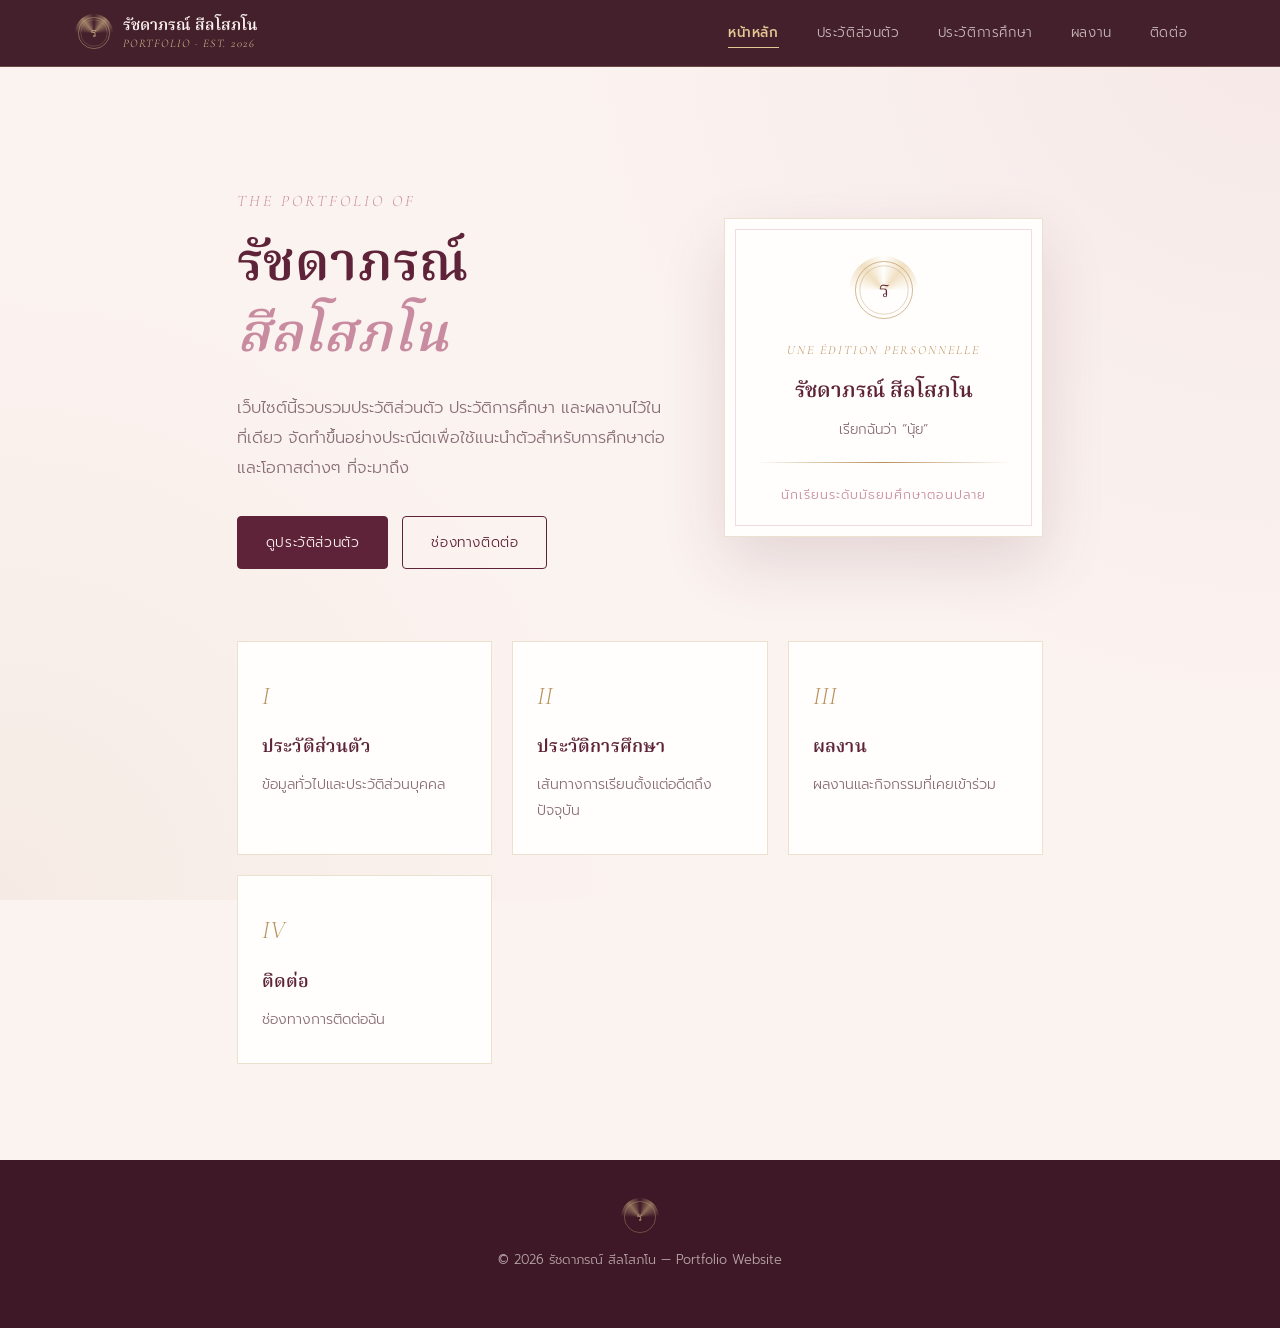
<file: index.html>
<!DOCTYPE html>
<html lang="th">
<head>
<meta charset="UTF-8">
<meta name="viewport" content="width=device-width, initial-scale=1.0">
<title>Portfolio ของ รัชดาภรณ์ สีลโสภโน</title>
<link rel="stylesheet" href="style.css">
</head>
<body>

<nav class="topnav">
  <div class="brand">
    <span class="crest brand-crest">
      <svg viewBox="0 0 100 100" width="34" height="34" aria-hidden="true">
        <circle cx="50" cy="50" r="46" fill="none" stroke="var(--gold-light)" stroke-width="1.2"/>
        <circle cx="50" cy="50" r="39" fill="none" stroke="var(--gold-light)" stroke-width="0.6"/>
        <text x="50" y="61" text-anchor="middle" font-family="'Noto Serif Thai', serif" font-size="36" fill="var(--gold-light)">ร</text>
      </svg>
    </span>
    <span class="brand-text">
      <span class="brand-name">รัชดาภรณ์ สีลโสภโน</span>
      <span class="brand-sub">Portfolio · Est. 2026</span>
    </span>
  </div>
  <button class="nav-toggle" aria-label="เปิดเมนู">&#9776;</button>
  <ul class="navlinks">
    <li><a href="index.html" aria-current="page">หน้าหลัก</a></li>
    <li><a href="personal.html">ประวัติส่วนตัว</a></li>
    <li><a href="education.html">ประวัติการศึกษา</a></li>
    <li><a href="activities.html">ผลงาน</a></li>
    <li><a href="contact.html">ติดต่อ</a></li>
  </ul>
</nav>

<main>
  <section class="hero">
    <div>
      <span class="hero-eyebrow reveal">The Portfolio of</span>
      <h1 class="reveal" style="animation-delay:.08s">รัชดาภรณ์<br><span class="accent">สีลโสภโน</span></h1>
      <p class="lede reveal" style="animation-delay:.16s">
        เว็บไซต์นี้รวบรวมประวัติส่วนตัว ประวัติการศึกษา และผลงานไว้ในที่เดียว
        จัดทำขึ้นอย่างประณีตเพื่อใช้แนะนำตัวสำหรับการศึกษาต่อและโอกาสต่างๆ ที่จะมาถึง
      </p>
      <div class="hero-cta reveal" style="animation-delay:.24s">
        <a href="personal.html" class="btn btn-solid">ดูประวัติส่วนตัว</a>
        <a href="contact.html" class="btn btn-ghost">ช่องทางติดต่อ</a>
      </div>
    </div>

    <div class="nameplate reveal" style="animation-delay:.3s">
      <span class="crest" style="width:62px;height:62px;">
        <svg viewBox="0 0 100 100" width="62" height="62" aria-hidden="true">
          <circle cx="50" cy="50" r="46" fill="none" stroke="var(--gold)" stroke-width="1"/>
          <circle cx="50" cy="50" r="39" fill="none" stroke="var(--gold)" stroke-width="0.6"/>
          <text x="50" y="61" text-anchor="middle" font-family="'Noto Serif Thai', serif" font-size="36" fill="var(--wine)">ร</text>
        </svg>
      </span>
      <div class="np-caption">une édition personnelle</div>
      <div class="np-name">รัชดาภรณ์ สีลโสภโน</div>
      <div class="np-nick">เรียกฉันว่า “นุ้ย”</div>
      <hr>
      <div class="np-role">นักเรียนระดับมัธยมศึกษาตอนปลาย</div>
    </div>
  </section>

  <section>
    <div class="grid-links">
      <a class="link-card" href="personal.html">
        <span class="numeral">I</span>
        <h3>ประวัติส่วนตัว</h3>
        <p>ข้อมูลทั่วไปและประวัติส่วนบุคคล</p>
      </a>
      <a class="link-card" href="education.html">
        <span class="numeral">II</span>
        <h3>ประวัติการศึกษา</h3>
        <p>เส้นทางการเรียนตั้งแต่อดีตถึงปัจจุบัน</p>
      </a>
      <a class="link-card" href="activities.html">
        <span class="numeral">III</span>
        <h3>ผลงาน</h3>
        <p>ผลงานและกิจกรรมที่เคยเข้าร่วม</p>
      </a>
      <a class="link-card" href="contact.html">
        <span class="numeral">IV</span>
        <h3>ติดต่อ</h3>
        <p>ช่องทางการติดต่อฉัน</p>
      </a>
    </div>
  </section>
</main>

<footer>
  <span class="crest">
    <svg viewBox="0 0 100 100" width="34" height="34" aria-hidden="true">
      <circle cx="50" cy="50" r="46" fill="none" stroke="var(--gold-light)" stroke-width="1"/>
      <text x="50" y="61" text-anchor="middle" font-family="'Noto Serif Thai', serif" font-size="34" fill="var(--gold-light)">ร</text>
    </svg>
  </span>
  &copy; 2026 รัชดาภรณ์ สีลโสภโน — Portfolio Website
</footer>

<script src="script.js"></script>
</body>
</html>
</file>
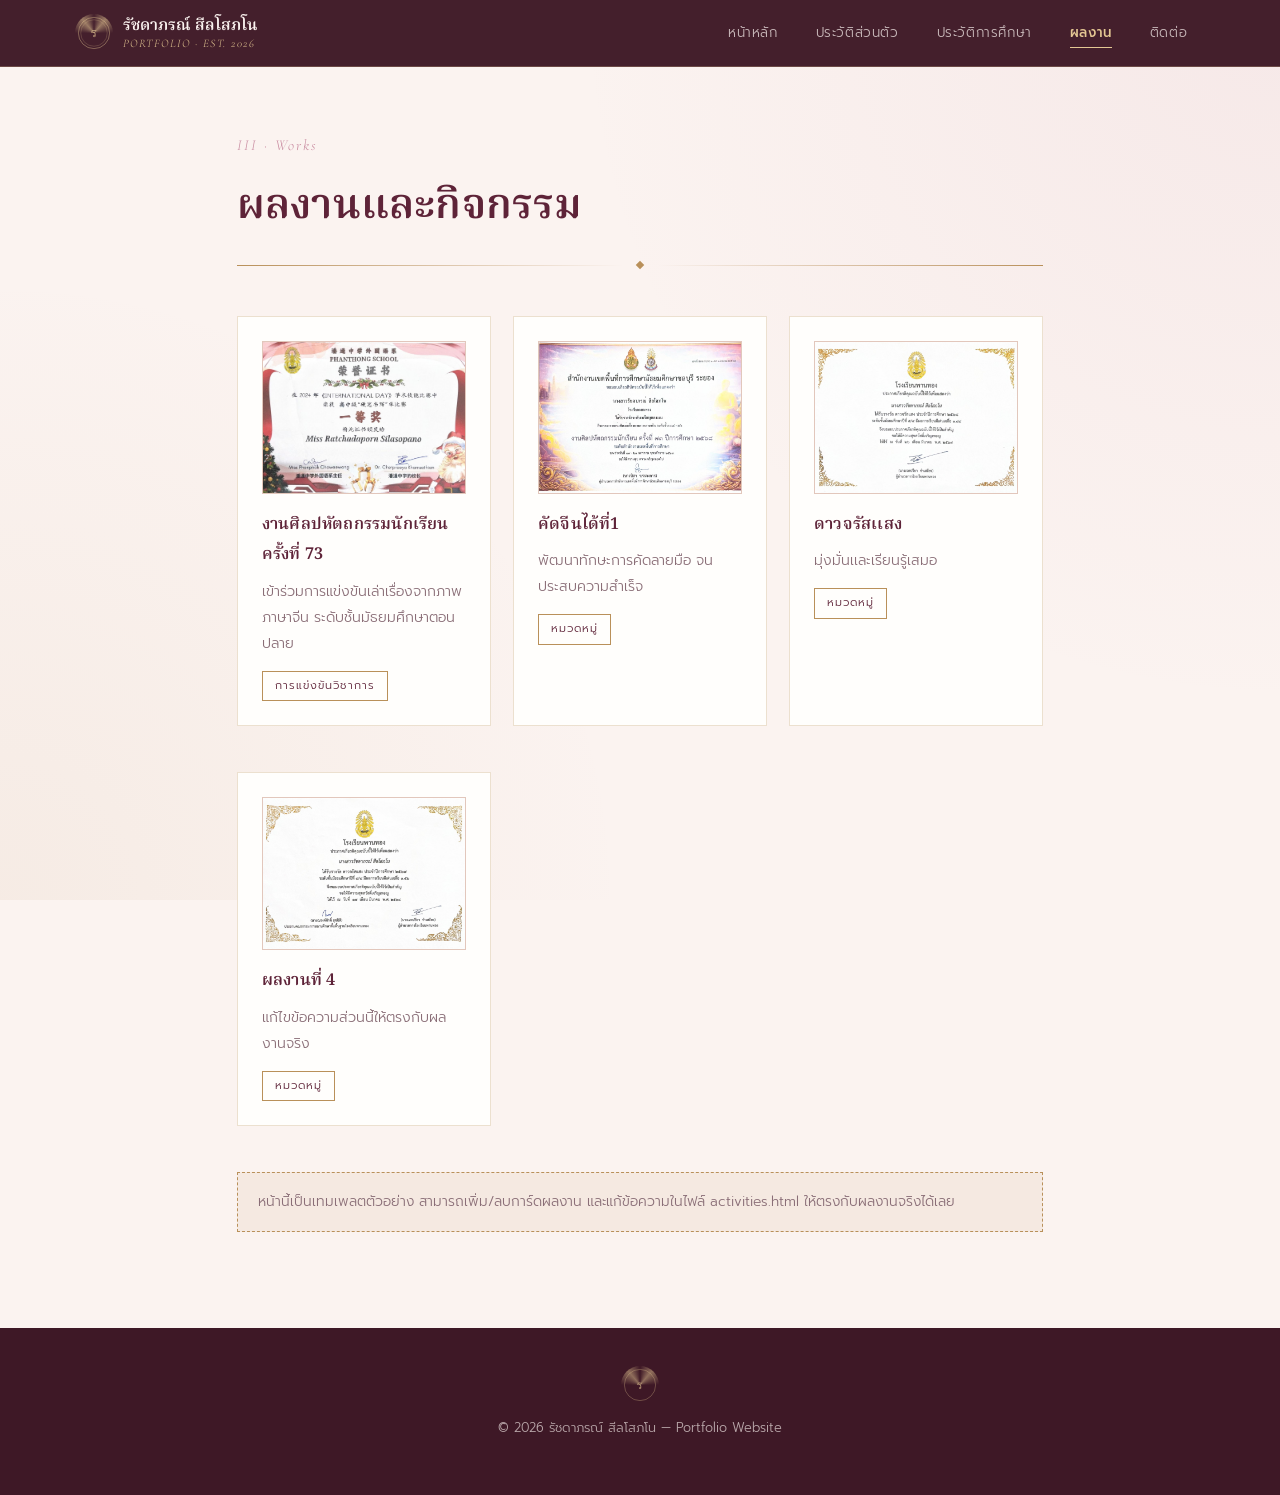
<file: activities.html>
<!DOCTYPE html>
<html lang="th">
<head>
<meta charset="UTF-8">
<meta name="viewport" content="width=device-width, initial-scale=1.0">
<title>ผลงาน | รัชดาภรณ์ สีลโสภโน</title>
<link rel="stylesheet" href="style.css">
</head>
<body>

<nav class="topnav">
  <div class="brand">
    <span class="crest brand-crest">
      <svg viewBox="0 0 100 100" width="34" height="34" aria-hidden="true">
        <circle cx="50" cy="50" r="46" fill="none" stroke="var(--gold-light)" stroke-width="1.2"/>
        <circle cx="50" cy="50" r="39" fill="none" stroke="var(--gold-light)" stroke-width="0.6"/>
        <text x="50" y="61" text-anchor="middle" font-family="'Noto Serif Thai', serif" font-size="36" fill="var(--gold-light)">ร</text>
      </svg>
    </span>
    <span class="brand-text">
      <span class="brand-name">รัชดาภรณ์ สีลโสภโน</span>
      <span class="brand-sub">Portfolio · Est. 2026</span>
    </span>
  </div>
  <button class="nav-toggle" aria-label="เปิดเมนู">&#9776;</button>
  <ul class="navlinks">
    <li><a href="index.html">หน้าหลัก</a></li>
    <li><a href="personal.html">ประวัติส่วนตัว</a></li>
    <li><a href="education.html">ประวัติการศึกษา</a></li>
    <li><a href="activities.html" aria-current="page">ผลงาน</a></li>
    <li><a href="contact.html">ติดต่อ</a></li>
  </ul>
</nav>

<main>
  <header class="page-header">
    <span class="eyebrow">III · Works</span>
    <h1>ผลงานและกิจกรรม</h1>
    <div class="rule"><span></span></div>
  </header>

  <div class="work-grid">
    <!-- คัดลอกบล็อก .work-card ทั้งก้อนเพื่อเพิ่มผลงานใหม่ -->

    <div class="card work-card">
      <div class="thumb">
        <img src="images/ผลงาน 1.jpg" alt="งานศิลปหัตถกรรมนักเรียน ครั้งที่ 73">
      </div>
      <h3>งานศิลปหัตถกรรมนักเรียน ครั้งที่ 73</h3>
      <p>เข้าร่วมการแข่งขันเล่าเรื่องจากภาพภาษาจีน ระดับชั้นมัธยมศึกษาตอนปลาย</p>
      <span class="tag">การแข่งขันวิชาการ</span>
    </div>

    <div class="card work-card">
      <div class="thumb">
        <img src="images/ผลงาน 2.jpg" alt="คัดจีนได้ที่1">
      </div>
      <h3>คัดจีนได้ที่1</h3>
      <p>พัฒนาทักษะการคัดลายมือ จนประสบความสำเร็จ</p>
      <span class="tag">หมวดหมู่</span>
    </div>

    <div class="card work-card">
      <div class="thumb">
        <img src="images/ผลงาน 3.jpg" alt="ดาวจรัสแสง">
      </div>
      <h3>ดาวจรัสเเสง</h3>
      <p>มุ่งมั่นเเละเรียนรู้เสมอ</p>
      <span class="tag">หมวดหมู่</span>
    </div>

    <div class="card work-card">
      <div class="thumb">
        <img src="images/ผลงาน 4.jpg" alt="ผลงานที่ 4">
      </div>
      <h3>ผลงานที่ 4</h3>
      <p>แก้ไขข้อความส่วนนี้ให้ตรงกับผลงานจริง</p>
      <span class="tag">หมวดหมู่</span>
    </div>

  </div>

  <div class="note" style="margin-top:22px;">
    หน้านี้เป็นเทมเพลตตัวอย่าง สามารถเพิ่ม/ลบการ์ดผลงาน และแก้ข้อความในไฟล์ activities.html ให้ตรงกับผลงานจริงได้เลย
  </div>
</main>

<footer>
  <span class="crest">
    <svg viewBox="0 0 100 100" width="34" height="34" aria-hidden="true">
      <circle cx="50" cy="50" r="46" fill="none" stroke="var(--gold-light)" stroke-width="1"/>
      <text x="50" y="61" text-anchor="middle" font-family="'Noto Serif Thai', serif" font-size="34" fill="var(--gold-light)">ร</text>
    </svg>
  </span>
  &copy; 2026 รัชดาภรณ์ สีลโสภโน — Portfolio Website
</footer>

<script src="script.js"></script>
</body>
</html>
</file>
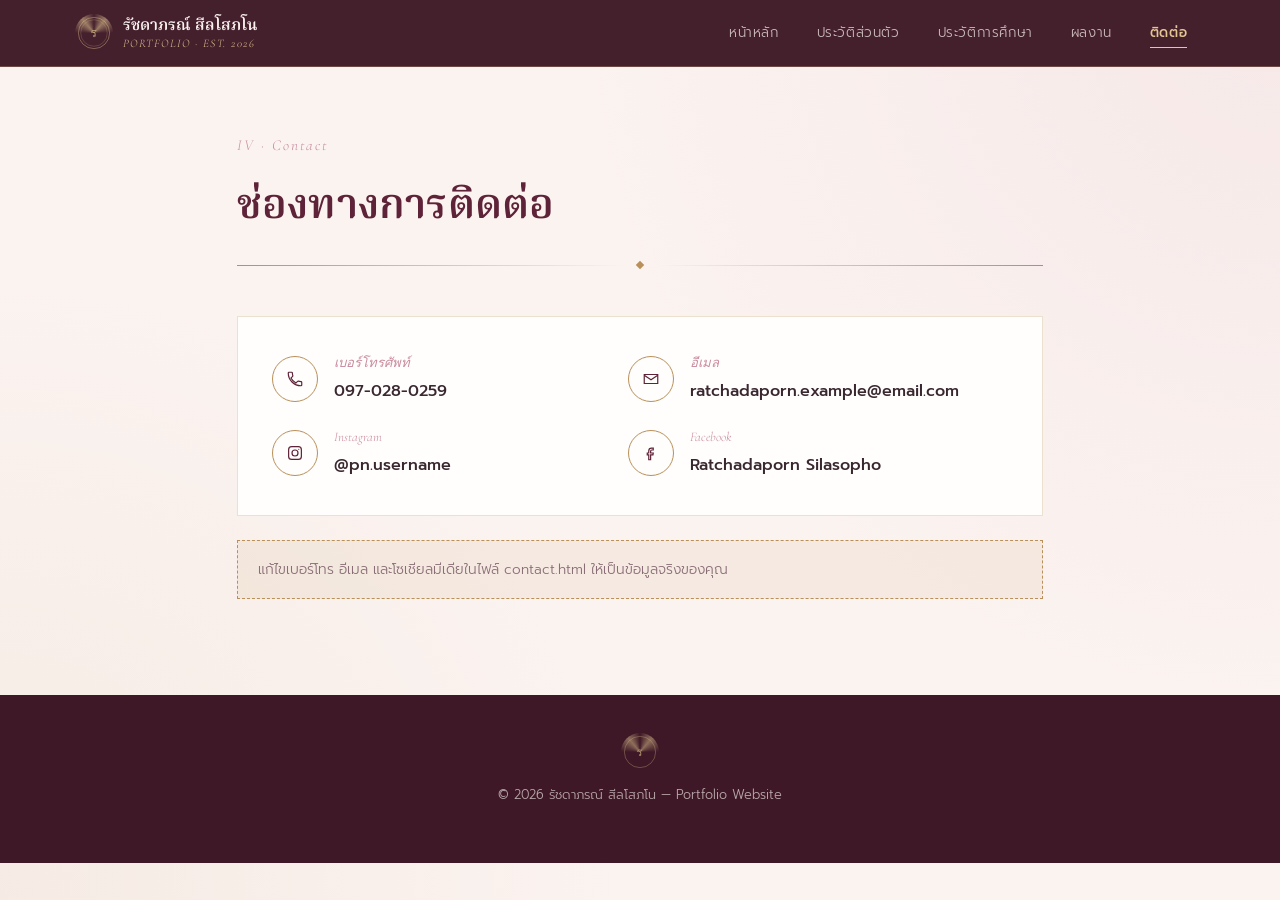
<file: contact.html>
<!DOCTYPE html>
<html lang="th">
<head>
<meta charset="UTF-8">
<meta name="viewport" content="width=device-width, initial-scale=1.0">
<title>ช่องทางการติดต่อ | รัชดาภรณ์ สีลโสภโน</title>
<link rel="stylesheet" href="style.css">
</head>
<body>

<nav class="topnav">
  <div class="brand">
    <span class="crest brand-crest">
      <svg viewBox="0 0 100 100" width="34" height="34" aria-hidden="true">
        <circle cx="50" cy="50" r="46" fill="none" stroke="var(--gold-light)" stroke-width="1.2"/>
        <circle cx="50" cy="50" r="39" fill="none" stroke="var(--gold-light)" stroke-width="0.6"/>
        <text x="50" y="61" text-anchor="middle" font-family="'Noto Serif Thai', serif" font-size="36" fill="var(--gold-light)">ร</text>
      </svg>
    </span>
    <span class="brand-text">
      <span class="brand-name">รัชดาภรณ์ สีลโสภโน</span>
      <span class="brand-sub">Portfolio · Est. 2026</span>
    </span>
  </div>
  <button class="nav-toggle" aria-label="เปิดเมนู">&#9776;</button>
  <ul class="navlinks">
    <li><a href="index.html">หน้าหลัก</a></li>
    <li><a href="personal.html">ประวัติส่วนตัว</a></li>
    <li><a href="education.html">ประวัติการศึกษา</a></li>
    <li><a href="activities.html">ผลงาน</a></li>
    <li><a href="contact.html" aria-current="page">ติดต่อ</a></li>
  </ul>
</nav>

<main>
  <header class="page-header">
    <span class="eyebrow">IV · Contact</span>
    <h1>ช่องทางการติดต่อ</h1>
    <div class="rule"><span></span></div>
  </header>

  <div class="card">
    <div class="contact-grid">
      <div class="contact-item">
        <span class="contact-icon" aria-hidden="true">
          <svg viewBox="0 0 24 24" fill="none" stroke="currentColor" stroke-width="1.6"><path d="M6.6 10.8c1.4 2.8 3.8 5.1 6.6 6.6l2.2-2.2c.3-.3.7-.4 1-.3 1.1.4 2.3.6 3.6.6.6 0 1 .4 1 1V20c0 .6-.4 1-1 1C10.6 21 3 13.4 3 4c0-.6.4-1 1-1h3.5c.6 0 1 .4 1 1 0 1.3.2 2.5.6 3.6.1.4 0 .8-.3 1z"/></svg>
        </span>
        <div>
          <div class="label">เบอร์โทรศัพท์</div>
          <!-- แก้เป็นเบอร์โทรจริงของคุณ -->
          <div class="value">097-028-0259</div>
        </div>
      </div>

      <div class="contact-item">
        <span class="contact-icon" aria-hidden="true">
          <svg viewBox="0 0 24 24" fill="none" stroke="currentColor" stroke-width="1.6"><path d="M3 6h18v12H3z"/><path d="M3 7l9 6 9-6"/></svg>
        </span>
        <div>
          <div class="label">อีเมล</div>
          <!-- แก้เป็นอีเมลจริงของคุณ -->
          <div class="value">ratchadaporn.example@email.com</div>
        </div>
      </div>

      <div class="contact-item">
        <span class="contact-icon" aria-hidden="true">
          <svg viewBox="0 0 24 24" fill="none" stroke="currentColor" stroke-width="1.6"><rect x="3.5" y="3.5" width="17" height="17" rx="4"/><circle cx="12" cy="12" r="4"/><circle cx="17" cy="7" r="0.8" fill="currentColor" stroke="none"/></svg>
        </span>
        <div>
          <div class="label">Instagram</div>
          <!-- แก้เป็นชื่อบัญชีจริงของคุณ -->
          <div class="value">@pn.username</div>
        </div>
      </div>

      <div class="contact-item">
        <span class="contact-icon" aria-hidden="true">
          <svg viewBox="0 0 24 24" fill="none" stroke="currentColor" stroke-width="1.6"><path d="M15 8h-2c-.8 0-1.5.7-1.5 1.5V12H15l-.4 2.5H11.5V21H9v-6.5H7V12h2V9.2C9 7 10.5 5.5 12.7 5.5H15z"/></svg>
        </span>
        <div>
          <div class="label">Facebook</div>
          <!-- แก้เป็นชื่อบัญชีจริงของคุณ -->
          <div class="value">Ratchadaporn Silasopho</div>
        </div>
      </div>
    </div>
  </div>

  <div class="note">
    แก้ไขเบอร์โทร อีเมล และโซเชียลมีเดียในไฟล์ contact.html ให้เป็นข้อมูลจริงของคุณ
  </div>
</main>

<footer>
  <span class="crest">
    <svg viewBox="0 0 100 100" width="34" height="34" aria-hidden="true">
      <circle cx="50" cy="50" r="46" fill="none" stroke="var(--gold-light)" stroke-width="1"/>
      <text x="50" y="61" text-anchor="middle" font-family="'Noto Serif Thai', serif" font-size="34" fill="var(--gold-light)">ร</text>
    </svg>
  </span>
  &copy; 2026 รัชดาภรณ์ สีลโสภโน — Portfolio Website
</footer>

<script src="script.js"></script>
</body>
</html>
</file>
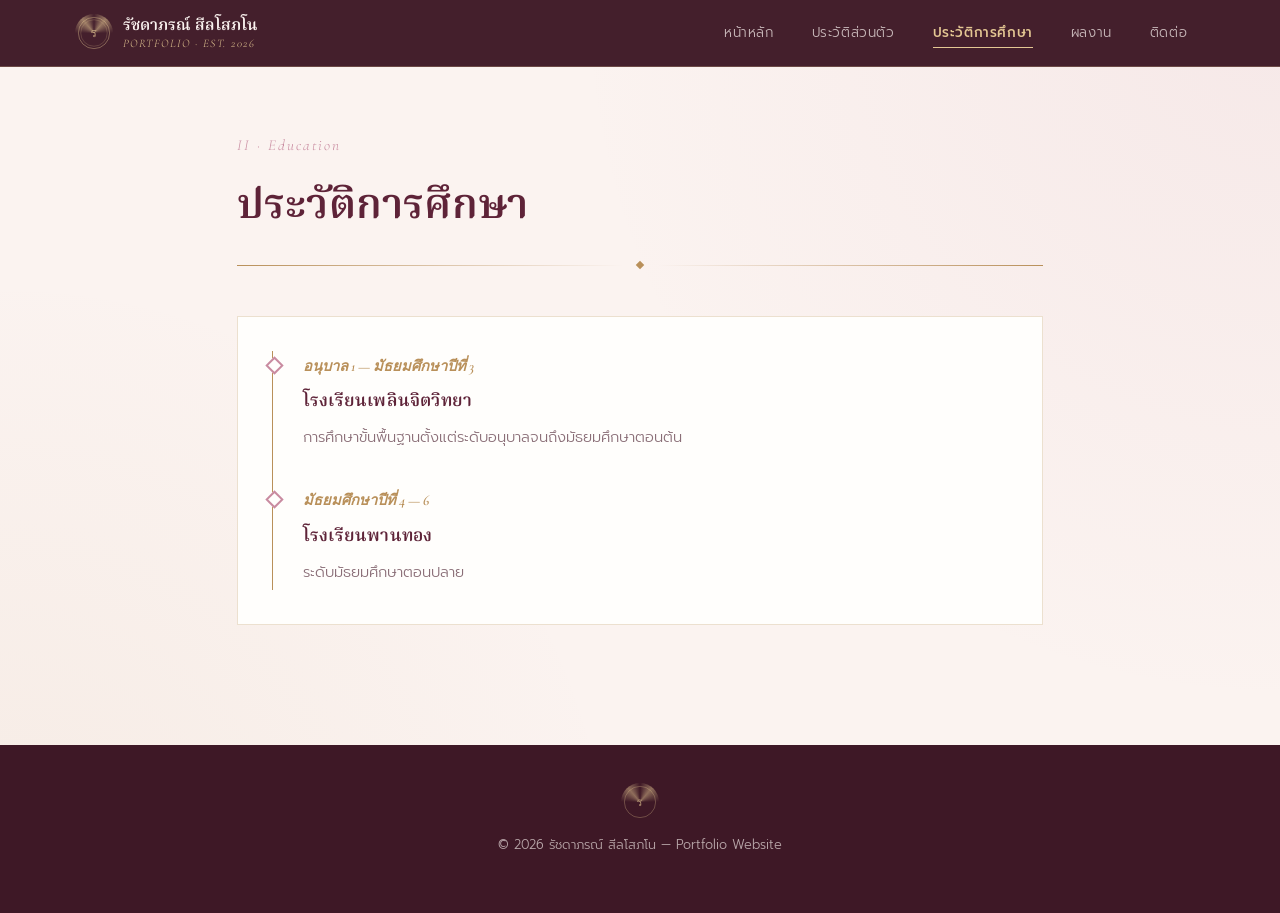
<file: education.html>
<!DOCTYPE html>
<html lang="th">
<head>
<meta charset="UTF-8">
<meta name="viewport" content="width=device-width, initial-scale=1.0">
<title>ประวัติการศึกษา | รัชดาภรณ์ สีลโสภโน</title>
<link rel="stylesheet" href="style.css">
</head>
<body>

<nav class="topnav">
  <div class="brand">
    <span class="crest brand-crest">
      <svg viewBox="0 0 100 100" width="34" height="34" aria-hidden="true">
        <circle cx="50" cy="50" r="46" fill="none" stroke="var(--gold-light)" stroke-width="1.2"/>
        <circle cx="50" cy="50" r="39" fill="none" stroke="var(--gold-light)" stroke-width="0.6"/>
        <text x="50" y="61" text-anchor="middle" font-family="'Noto Serif Thai', serif" font-size="36" fill="var(--gold-light)">ร</text>
      </svg>
    </span>
    <span class="brand-text">
      <span class="brand-name">รัชดาภรณ์ สีลโสภโน</span>
      <span class="brand-sub">Portfolio · Est. 2026</span>
    </span>
  </div>
  <button class="nav-toggle" aria-label="เปิดเมนู">&#9776;</button>
  <ul class="navlinks">
    <li><a href="index.html">หน้าหลัก</a></li>
    <li><a href="personal.html">ประวัติส่วนตัว</a></li>
    <li><a href="education.html" aria-current="page">ประวัติการศึกษา</a></li>
    <li><a href="activities.html">ผลงาน</a></li>
    <li><a href="contact.html">ติดต่อ</a></li>
  </ul>
</nav>

<main>
  <header class="page-header">
    <span class="eyebrow">II · Education</span>
    <h1>ประวัติการศึกษา</h1>
    <div class="rule"><span></span></div>
  </header>

  <div class="card">
    <!-- แก้ปี ชื่อโรงเรียน และรายละเอียดในแต่ละ <li> ให้ตรงกับของจริง -->
    <ul class="chapters">
      <li>
        <span class="era">อนุบาล 1 — มัธยมศึกษาปีที่ 3</span>
        <h3>โรงเรียนเพลินจิตวิทยา</h3>
        <p>การศึกษาขั้นพื้นฐานตั้งแต่ระดับอนุบาลจนถึงมัธยมศึกษาตอนต้น</p>
      </li>
      <li>
        <span class="era">มัธยมศึกษาปีที่ 4 — 6</span>
        <h3>โรงเรียนพานทอง</h3>
        <p>ระดับมัธยมศึกษาตอนปลาย</p>
      </li>
    </ul>
  </div>
</main>

<footer>
  <span class="crest">
    <svg viewBox="0 0 100 100" width="34" height="34" aria-hidden="true">
      <circle cx="50" cy="50" r="46" fill="none" stroke="var(--gold-light)" stroke-width="1"/>
      <text x="50" y="61" text-anchor="middle" font-family="'Noto Serif Thai', serif" font-size="34" fill="var(--gold-light)">ร</text>
    </svg>
  </span>
  &copy; 2026 รัชดาภรณ์ สีลโสภโน — Portfolio Website
</footer>

<script src="script.js"></script>
</body>
</html>
</file>
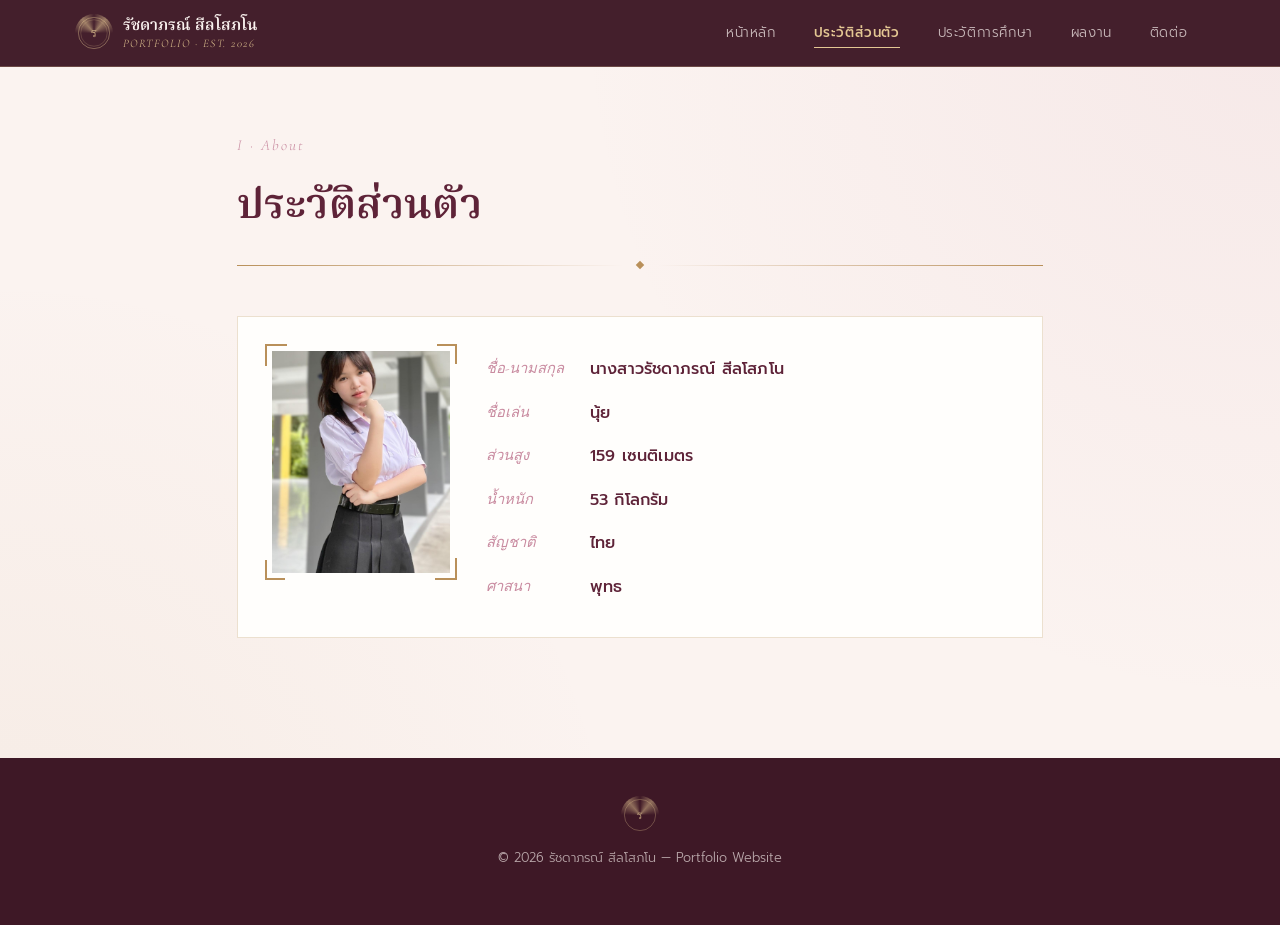
<file: personal.html>
<!DOCTYPE html>
<html lang="th">
<head>
<meta charset="UTF-8">
<meta name="viewport" content="width=device-width, initial-scale=1.0">
<title>ประวัติส่วนตัว | รัชดาภรณ์ สีลโสภโน</title>
<link rel="stylesheet" href="style.css">
</head>
<body>

<nav class="topnav">
  <div class="brand">
    <span class="crest brand-crest">
      <svg viewBox="0 0 100 100" width="34" height="34" aria-hidden="true">
        <circle cx="50" cy="50" r="46" fill="none" stroke="var(--gold-light)" stroke-width="1.2"/>
        <circle cx="50" cy="50" r="39" fill="none" stroke="var(--gold-light)" stroke-width="0.6"/>
        <text x="50" y="61" text-anchor="middle" font-family="'Noto Serif Thai', serif" font-size="36" fill="var(--gold-light)">ร</text>
      </svg>
    </span>
    <span class="brand-text">
      <span class="brand-name">รัชดาภรณ์ สีลโสภโน</span>
      <span class="brand-sub">Portfolio · Est. 2026</span>
    </span>
  </div>
  <button class="nav-toggle" aria-label="เปิดเมนู">&#9776;</button>
  <ul class="navlinks">
    <li><a href="index.html">หน้าหลัก</a></li>
    <li><a href="personal.html" aria-current="page">ประวัติส่วนตัว</a></li>
    <li><a href="education.html">ประวัติการศึกษา</a></li>
    <li><a href="activities.html">ผลงาน</a></li>
    <li><a href="contact.html">ติดต่อ</a></li>
  </ul>
</nav>

<main>
  <header class="page-header">
    <span class="eyebrow">I · About</span>
    <h1>ประวัติส่วนตัว</h1>
    <div class="rule"><span></span></div>
  </header>

  <div class="card">
    <div class="profile-block">
      <!-- รูปโปรไฟล์: เปลี่ยนไฟล์ในโฟลเดอร์ images/ แล้วแก้ src ด้านล่างได้เลย -->
      <div class="frame">
        <span class="fc1"></span><span class="fc2"></span>
        <img src="images/รัชดาภรณ์.png" alt="รูปรัชดาภรณ์ สีลโสภโน">
      </div>

      <dl class="info-list">
        <dt>ชื่อ-นามสกุล</dt><dd>นางสาวรัชดาภรณ์ สีลโสภโน</dd>
        <dt>ชื่อเล่น</dt><dd>นุ้ย</dd>
        <dt>ส่วนสูง</dt><dd>159 เซนติเมตร</dd>
        <dt>น้ำหนัก</dt><dd>53 กิโลกรัม</dd>
        <dt>สัญชาติ</dt><dd>ไทย</dd>
        <dt>ศาสนา</dt><dd>พุทธ</dd>
      </dl>
    </div>
  </div>
</main>

<footer>
  <span class="crest">
    <svg viewBox="0 0 100 100" width="34" height="34" aria-hidden="true">
      <circle cx="50" cy="50" r="46" fill="none" stroke="var(--gold-light)" stroke-width="1"/>
      <text x="50" y="61" text-anchor="middle" font-family="'Noto Serif Thai', serif" font-size="34" fill="var(--gold-light)">ร</text>
    </svg>
  </span>
  &copy; 2026 รัชดาภรณ์ สีลโสภโน — Portfolio Website
</footer>

<script src="script.js"></script>
</body>
</html>
</file>
<file: style.css>
@import url('https://fonts.googleapis.com/css2?family=Noto+Serif+Thai:wght@400;500;600;700&family=Prompt:wght@200;300;400;500;600&family=Cormorant+Garamond:ital@0;1&display=swap');

/* ==========================================================================
   รัชดาภรณ์ สีลโสภโน — Portfolio
   Direction: จริงจัง หรูหรา มินิมอล โทนชมพูเจ้าหญิง (blush / wine / antique gold)
   ========================================================================== */

:root {
  --blush:      #FBF3F0;   /* พื้นหลังหลัก ไอวอรี่อมชมพู */
  --paper:      #FFFEFC;   /* พื้นผิวการ์ด */
  --rose:       #C98BA0;   /* ชมพูฝุ่น — accent รอง */
  --rose-soft:  #F1DCE2;   /* ชมพูอ่อนมาก — เส้นขอบ/พื้นรอง */
  --wine:       #5E2338;   /* ไวน์เข้ม — หัวเรื่อง/ปุ่มหลัก */
  --wine-deep:  #3E1826;   /* ไวน์เข้มสุด — nav / footer */
  --gold:       #B9905A;   /* ทองโบราณ — เส้นบาง/กรอบ */
  --gold-light: #E4C793;   /* ทองอ่อน — ไฮไลต์ */
  --ink:        #3A2830;   /* ตัวอักษรหลัก */
  --ink-soft:   #8A6E77;   /* ตัวอักษรรอง */
  --line:       rgba(185, 144, 90, 0.28);
  --shadow:     rgba(94, 35, 56, 0.14);
  --radius:     4px;
  --radius-lg:  2px;
  --ease:       cubic-bezier(0.22, 1, 0.36, 1);
}

* { box-sizing: border-box; }

html { scroll-behavior: smooth; }

body {
  margin: 0;
  background: var(--blush);
  background-image:
    radial-gradient(circle at 100% 0%, rgba(201, 139, 160, 0.10), transparent 45%),
    radial-gradient(circle at 0% 100%, rgba(185, 144, 90, 0.08), transparent 40%);
  background-attachment: fixed;
  color: var(--ink);
  font-family: 'Prompt', sans-serif;
  font-weight: 300;
  font-size: 16px;
  line-height: 1.85;
  -webkit-font-smoothing: antialiased;
}

h1, h2, h3, .display {
  font-family: 'Noto Serif Thai', serif;
  font-weight: 600;
  color: var(--wine);
  margin: 0;
  letter-spacing: 0.2px;
}

a { color: inherit; text-decoration: none; }

::selection { background: var(--rose); color: #fff; }

/* ---------- utility: reveal-on-load ---------- */
.reveal {
  opacity: 0;
  transform: translateY(14px);
  animation: revealUp 0.9s var(--ease) forwards;
}
@keyframes revealUp {
  to { opacity: 1; transform: translateY(0); }
}

/* ---------- Crest — the signature mark ---------- */
.crest {
  position: relative;
  display: inline-flex;
  align-items: center;
  justify-content: center;
  flex-shrink: 0;
}

.crest svg { position: relative; z-index: 2; display: block; }

.crest::before {
  content: '';
  position: absolute;
  inset: -6%;
  border-radius: 50%;
  background: conic-gradient(from 0deg, transparent 0deg, var(--gold-light) 40deg, transparent 90deg, transparent 270deg, var(--gold-light) 320deg, transparent 360deg);
  animation: crestSweep 7s linear infinite;
  opacity: 0.55;
  z-index: 1;
}

@keyframes crestSweep {
  to { transform: rotate(360deg); }
}

/* ---------- Top navigation ---------- */
.topnav {
  position: sticky;
  top: 0;
  z-index: 60;
  display: flex;
  align-items: center;
  justify-content: space-between;
  padding: 16px 6vw;
  background: rgba(62, 24, 38, 0.97);
  backdrop-filter: blur(6px);
  border-bottom: 1px solid rgba(228, 199, 147, 0.25);
}

.brand {
  display: flex;
  align-items: center;
  gap: 12px;
  color: #F6E9EC;
}

.brand-crest { width: 34px; height: 34px; }

.brand-text { display: flex; flex-direction: column; line-height: 1.25; }
.brand-name  { font-family: 'Noto Serif Thai', serif; font-size: 0.98rem; font-weight: 600; color: #FBF3F0; }
.brand-sub   { font-family: 'Cormorant Garamond', serif; font-style: italic; font-size: 0.72rem; letter-spacing: 1.5px; color: var(--gold-light); text-transform: uppercase; }

.navlinks {
  display: flex;
  gap: 6px;
  list-style: none;
  margin: 0;
  padding: 0;
}

.navlinks a {
  position: relative;
  padding: 8px 16px;
  font-size: 0.83rem;
  letter-spacing: 0.6px;
  color: rgba(251, 243, 240, 0.72);
  transition: color 0.25s var(--ease);
}

.navlinks a::after {
  content: '';
  position: absolute;
  left: 16px;
  right: 16px;
  bottom: 3px;
  height: 1px;
  background: var(--gold-light);
  transform: scaleX(0);
  transform-origin: left;
  transition: transform 0.3s var(--ease);
}

.navlinks a:hover { color: #fff; }
.navlinks a:hover::after { transform: scaleX(1); }

.navlinks a[aria-current="page"] { color: var(--gold-light); font-weight: 500; }
.navlinks a[aria-current="page"]::after { transform: scaleX(1); }

.nav-toggle {
  display: none;
  background: none;
  border: 1px solid rgba(228, 199, 147, 0.4);
  color: var(--gold-light);
  font-size: 1.2rem;
  line-height: 1;
  padding: 8px 12px;
  border-radius: var(--radius);
  cursor: pointer;
}

@media (max-width: 780px) {
  .nav-toggle { display: block; }
  .navlinks {
    position: absolute;
    top: 100%;
    left: 0;
    right: 0;
    flex-direction: column;
    background: var(--wine-deep);
    padding: 8px 6vw 18px;
    display: none;
    gap: 2px;
    border-bottom: 1px solid rgba(228, 199, 147, 0.25);
  }
  .navlinks.open { display: flex; }
  .navlinks a { padding: 13px 6px; }
  .navlinks a::after { left: 6px; right: 6px; }
}

/* ---------- Page shell ---------- */
main {
  max-width: 960px;
  margin: 0 auto;
  padding: 64px 6vw 96px;
}

.page-header {
  margin-bottom: 48px;
  display: flex;
  flex-direction: column;
  gap: 10px;
}

.eyebrow {
  font-family: 'Cormorant Garamond', serif;
  font-style: italic;
  font-size: 0.95rem;
  letter-spacing: 2px;
  color: var(--rose);
}

.page-header h1 { font-size: clamp(1.9rem, 4vw, 2.6rem); }

.rule {
  display: flex;
  align-items: center;
  gap: 14px;
  margin-top: 6px;
}
.rule::before, .rule::after {
  content: '';
  flex: 1;
  height: 1px;
  background: linear-gradient(90deg, var(--gold), transparent);
}
.rule::after { background: linear-gradient(270deg, var(--gold), transparent); }
.rule span {
  width: 6px; height: 6px;
  background: var(--gold);
  transform: rotate(45deg);
  flex-shrink: 0;
}

/* ---------- Hero (index) ---------- */
.hero {
  display: grid;
  grid-template-columns: 1.15fr 0.85fr;
  gap: 56px;
  align-items: center;
  padding: 56px 0 64px;
}

@media (max-width: 800px) {
  .hero { grid-template-columns: 1fr; padding-top: 36px; }
}

.hero-eyebrow {
  font-family: 'Cormorant Garamond', serif;
  font-style: italic;
  font-size: 1rem;
  letter-spacing: 3px;
  color: var(--rose);
  text-transform: uppercase;
  display: inline-block;
}

.hero h1 {
  font-size: clamp(2.2rem, 5vw, 3.3rem);
  line-height: 1.35;
  margin-top: 14px;
}

.hero .accent { color: var(--rose); font-style: italic; font-family: 'Noto Serif Thai', serif; }

.hero p.lede {
  color: var(--ink-soft);
  font-size: 1.02rem;
  margin-top: 20px;
  max-width: 48ch;
  font-weight: 300;
}

.hero-cta {
  margin-top: 32px;
  display: flex;
  gap: 14px;
  flex-wrap: wrap;
}

.btn {
  font-family: 'Prompt', sans-serif;
  font-size: 0.85rem;
  letter-spacing: 0.6px;
  padding: 13px 28px;
  border-radius: var(--radius);
  border: 1px solid var(--wine);
  transition: transform 0.25s var(--ease), background 0.25s var(--ease), color 0.25s var(--ease), box-shadow 0.25s var(--ease);
  display: inline-block;
}

.btn-solid { background: var(--wine); color: #FBF3F0; }
.btn-solid:hover { background: var(--wine-deep); transform: translateY(-2px); box-shadow: 0 10px 24px var(--shadow); }

.btn-ghost { color: var(--wine); }
.btn-ghost:hover { background: var(--wine); color: #FBF3F0; transform: translateY(-2px); }

/* ---------- Nameplate card (hero, index) ---------- */
.nameplate {
  position: relative;
  background: var(--paper);
  border: 1px solid var(--line);
  padding: 40px 30px 30px;
  text-align: center;
  box-shadow: 0 26px 60px var(--shadow);
}

.nameplate::before {
  content: '';
  position: absolute;
  inset: 10px;
  border: 1px solid var(--rose-soft);
  pointer-events: none;
}

.nameplate .crest { width: 62px; height: 62px; margin-bottom: 18px; }

.nameplate .np-caption {
  font-family: 'Cormorant Garamond', serif;
  font-style: italic;
  font-size: 0.78rem;
  letter-spacing: 2px;
  color: var(--gold);
  text-transform: uppercase;
}

.nameplate .np-name {
  font-family: 'Noto Serif Thai', serif;
  font-size: 1.3rem;
  font-weight: 600;
  color: var(--wine);
  margin-top: 10px;
}

.nameplate .np-nick {
  font-size: 0.85rem;
  color: var(--ink-soft);
  margin-top: 6px;
}

.nameplate hr {
  border: none;
  height: 1px;
  background: linear-gradient(90deg, transparent, var(--gold), transparent);
  margin: 20px 0;
}

.nameplate .np-role {
  font-size: 0.78rem;
  letter-spacing: 1px;
  color: var(--rose);
}

/* ---------- Edition cards (index nav grid) ---------- */
.grid-links {
  display: grid;
  grid-template-columns: repeat(auto-fit, minmax(200px, 1fr));
  gap: 20px;
  margin-top: 8px;
}

.link-card {
  position: relative;
  background: var(--paper);
  border: 1px solid var(--line);
  padding: 30px 24px;
  transition: transform 0.3s var(--ease), box-shadow 0.3s var(--ease), border-color 0.3s var(--ease);
  overflow: hidden;
}

.link-card::before {
  content: '';
  position: absolute;
  left: 0; top: 0; bottom: 0;
  width: 3px;
  background: var(--rose);
  transform: scaleY(0);
  transform-origin: bottom;
  transition: transform 0.35s var(--ease);
}

.link-card:hover {
  transform: translateY(-6px);
  box-shadow: 0 20px 40px var(--shadow);
  border-color: var(--gold);
}
.link-card:hover::before { transform: scaleY(1); }

.link-card .numeral {
  font-family: 'Cormorant Garamond', serif;
  font-style: italic;
  font-size: 1.6rem;
  color: var(--gold);
}

.link-card h3 { margin-top: 12px; font-size: 1.12rem; }
.link-card p { color: var(--ink-soft); font-size: 0.88rem; margin: 8px 0 0; }

/* ---------- Section shell (inner pages) ---------- */
.card {
  background: var(--paper);
  border: 1px solid var(--line);
  padding: 34px 6vw 34px 34px;
  margin-bottom: 24px;
}

@media (max-width: 620px) {
  .card { padding: 26px; }
}

/* ---------- Personal page: framed profile ---------- */
.profile-block {
  display: flex;
  gap: 36px;
  align-items: flex-start;
  flex-wrap: wrap;
}

.frame {
  position: relative;
  width: 178px;
  height: 222px;
  flex-shrink: 0;
  background: var(--rose-soft);
}

.frame img { width: 100%; height: 100%; object-fit: cover; display: block; }

.frame::before, .frame::after,
.frame .fc1, .frame .fc2 {
  content: '';
  position: absolute;
  width: 20px; height: 20px;
  border-color: var(--gold);
  border-style: solid;
  border-width: 0;
}
.frame::before { top: -7px; left: -7px; border-top-width: 2px; border-left-width: 2px; }
.frame::after  { bottom: -7px; right: -7px; border-bottom-width: 2px; border-right-width: 2px; }
.frame .fc1    { top: -7px; right: -7px; border-top-width: 2px; border-right-width: 2px; }
.frame .fc2    { bottom: -7px; left: -7px; border-bottom-width: 2px; border-left-width: 2px; }

dl.info-list {
  display: grid;
  grid-template-columns: max-content 1fr;
  gap: 14px 26px;
  margin: 0;
  align-content: start;
  padding-top: 4px;
}
dl.info-list dt {
  font-family: 'Cormorant Garamond', serif;
  font-style: italic;
  color: var(--rose);
  font-size: 0.92rem;
  white-space: nowrap;
}
dl.info-list dd {
  margin: 0;
  font-weight: 500;
  color: var(--wine);
  letter-spacing: 0.2px;
}

/* ---------- Education: chapter list ---------- */
.chapters {
  list-style: none;
  margin: 0;
  padding: 0;
  border-left: 1px solid var(--gold);
}

.chapters li {
  position: relative;
  padding: 2px 0 34px 30px;
}
.chapters li:last-child { padding-bottom: 4px; }

.chapters li::before {
  content: '';
  position: absolute;
  left: -5px;
  top: 8px;
  width: 9px; height: 9px;
  background: var(--paper);
  border: 2px solid var(--rose);
  transform: rotate(45deg);
}

.chapters .era {
  font-family: 'Cormorant Garamond', serif;
  font-style: italic;
  color: var(--gold);
  font-weight: 600;
  font-size: 0.92rem;
  display: block;
}

.chapters h3 { margin-top: 6px; font-size: 1.08rem; }
.chapters p { color: var(--ink-soft); margin: 6px 0 0; font-size: 0.92rem; }

/* ---------- Works / activities grid ---------- */
.work-grid {
  display: grid;
  grid-template-columns: repeat(auto-fit, minmax(250px, 1fr));
  gap: 22px;
}

.work-card {
  background: var(--paper);
  border: 1px solid var(--line);
  padding: 24px;
  transition: transform 0.3s var(--ease), box-shadow 0.3s var(--ease);
}
.work-card:hover { transform: translateY(-5px); box-shadow: 0 18px 36px var(--shadow); }

.work-card .thumb {
  position: relative;
  width: 100%;
  aspect-ratio: 4 / 3;
  background: var(--rose-soft);
  border: 1px solid var(--line);
  display: flex;
  align-items: center;
  justify-content: center;
  color: var(--ink-soft);
  font-family: 'Cormorant Garamond', serif;
  font-style: italic;
  font-size: 0.9rem;
  overflow: hidden;
  margin-bottom: 16px;
}
.work-card .thumb img { width: 100%; height: 100%; object-fit: cover; }

.work-card h3 { font-size: 1.02rem; }
.work-card p { color: var(--ink-soft); font-size: 0.88rem; margin: 8px 0 0; }

.tag {
  display: inline-block;
  margin-top: 14px;
  font-size: 0.7rem;
  letter-spacing: 1px;
  color: var(--wine);
  border: 1px solid var(--gold);
  padding: 4px 12px;
  text-transform: uppercase;
}

/* ---------- Contact ---------- */
.contact-grid {
  display: grid;
  grid-template-columns: repeat(auto-fit, minmax(230px, 1fr));
  gap: 18px;
}

.contact-item {
  display: flex;
  align-items: center;
  gap: 16px;
}

.contact-icon {
  width: 46px; height: 46px;
  border-radius: 50%;
  border: 1px solid var(--gold);
  color: var(--wine);
  display: flex;
  align-items: center;
  justify-content: center;
  flex-shrink: 0;
  transition: background 0.25s var(--ease), color 0.25s var(--ease);
}
.contact-item:hover .contact-icon { background: var(--wine); color: var(--gold-light); }

.contact-icon svg { width: 18px; height: 18px; }

.contact-item .label {
  font-family: 'Cormorant Garamond', serif;
  font-style: italic;
  font-size: 0.82rem;
  color: var(--rose);
}
.contact-item .value { font-weight: 500; color: var(--ink); margin-top: 2px; }

.note {
  background: rgba(185, 144, 90, 0.10);
  border: 1px dashed var(--gold);
  padding: 16px 20px;
  font-size: 0.86rem;
  color: var(--ink-soft);
  margin-top: 4px;
}

/* ---------- Footer ---------- */
footer {
  display: flex;
  flex-direction: column;
  align-items: center;
  gap: 14px;
  text-align: center;
  padding: 40px 6vw 56px;
  color: rgba(251, 243, 240, 0.65);
  font-size: 0.8rem;
  background: var(--wine-deep);
}

footer .crest { width: 34px; height: 34px; opacity: 0.9; }

/* ---------- Accessibility ---------- */
@media (prefers-reduced-motion: reduce) {
  * { animation: none !important; transition: none !important; }
  html { scroll-behavior: auto; }
}

a:focus-visible, button:focus-visible {
  outline: 2px solid var(--gold);
  outline-offset: 3px;
}
</file>
